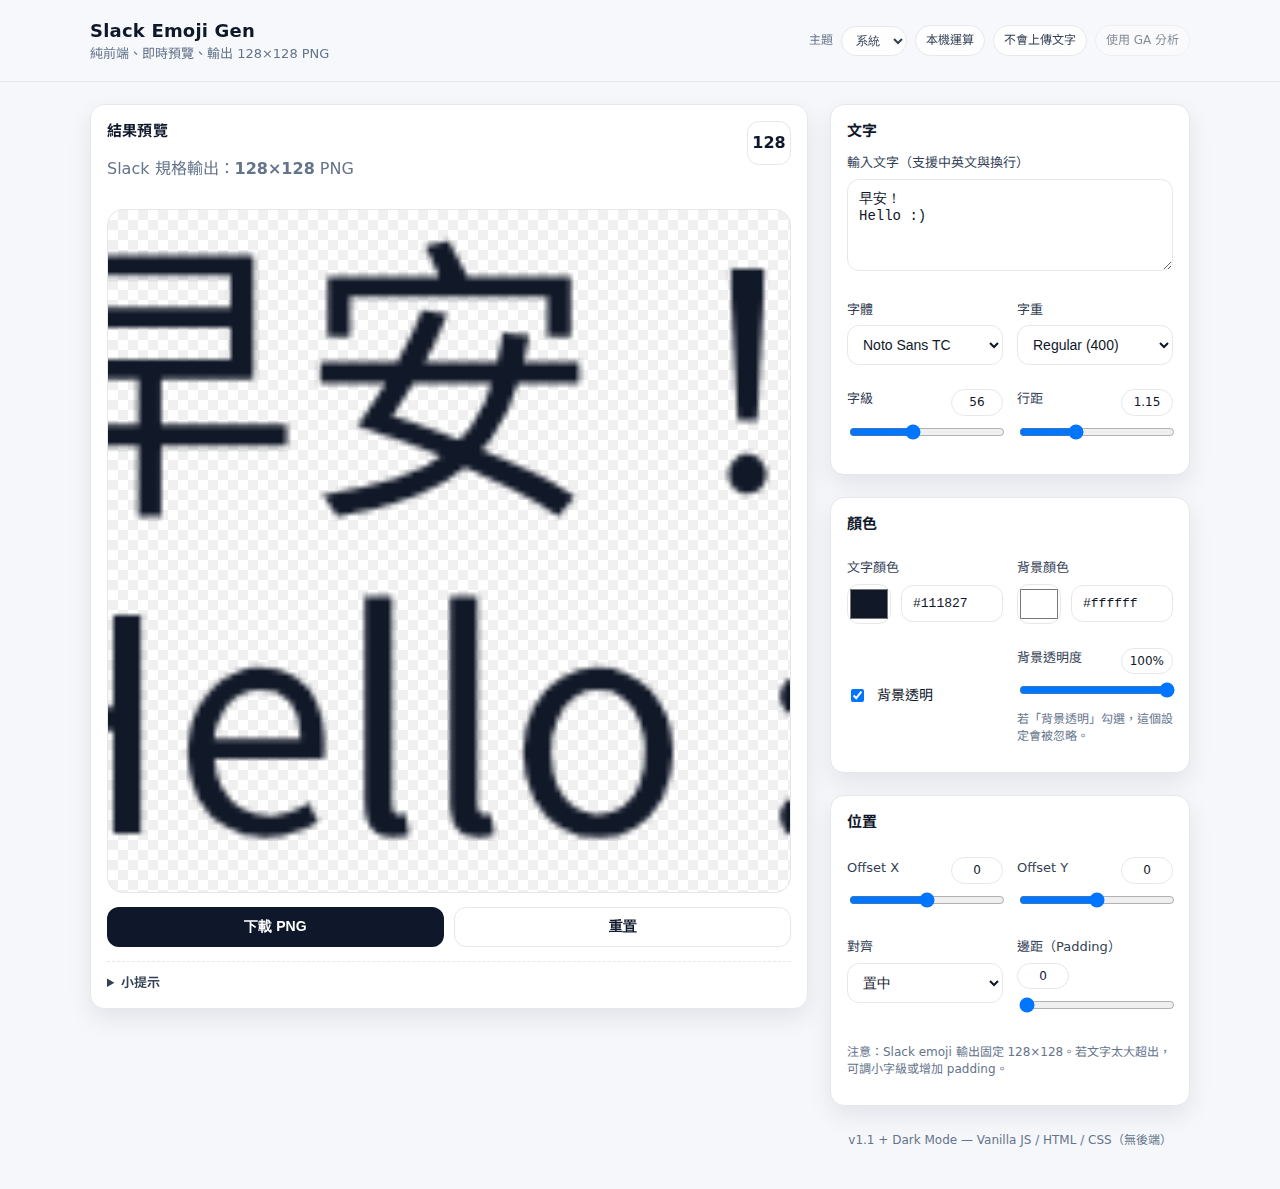
<file: chatgpt/index.html>
<!doctype html>
<html lang="zh-Hant">
<head>
  <meta charset="utf-8" />
  <meta name="viewport" content="width=device-width, initial-scale=1" />

  <!-- Google Analytics 4 -->
  <script async src="https://www.googletagmanager.com/gtag/js?id=G-C876YCX8BX"></script>
  <script>
    window.dataLayer = window.dataLayer || [];
    function gtag(){dataLayer.push(arguments);}
    gtag('js', new Date());
    gtag('config', 'G-C876YCX8BX');
  </script>

  <title>Slack Emoji Gen</title>

  <!-- Google Fonts -->
  <link rel="preconnect" href="https://fonts.googleapis.com">
  <link rel="preconnect" href="https://fonts.gstatic.com" crossorigin>
  <link href="https://fonts.googleapis.com/css2?family=Noto+Sans+TC:wght@400;700&family=ZCOOL+KuaiLe&family=Noto+Sans:wght@400;700&display=swap" rel="stylesheet">

  <link rel="stylesheet" href="./styles.css" />
</head>

<body>
  <header class="topbar">
    <div class="container">
      <div class="brand">
        <div class="brand__title">Slack Emoji Gen</div>
        <div class="brand__subtitle">純前端、即時預覽、輸出 128×128 PNG</div>
      </div>

      <div class="topbar__meta" aria-label="meta">
        <label class="themeCtrl" aria-label="theme">
          <span class="themeCtrl__label">主題</span>
          <select id="themeSelect" class="miniSelect">
            <option value="system" selected>系統</option>
            <option value="light">淺色</option>
            <option value="dark">深色</option>
          </select>
        </label>

        <span class="pill">本機運算</span>
        <span class="pill">不會上傳文字</span>
        <span class="pill" style="opacity: 0.6;">使用 GA 分析</span>
      </div>
    </div>
  </header>

  <main class="container main">
    <!-- Right column (sticky on desktop) -->
    <aside class="previewCol" aria-label="preview panel">
      <section class="card previewCard">
        <div class="previewHeader">
          <div>
            <h2 class="h2">結果預覽</h2>
            <p class="muted">Slack 規格輸出：<strong>128×128</strong> PNG</p>
          </div>
          <div class="specBadge" title="Slack emoji size">128</div>
        </div>

        <div class="previewWrapper" aria-label="emoji preview">
          <canvas id="previewCanvas" width="256" height="256"></canvas>
        </div>

        <div class="previewActions">
          <button id="downloadBtn" type="button" class="btn btnPrimary">下載 PNG</button>
          <button id="resetBtn" type="button" class="btn">重置</button>
        </div>

        <details class="tips">
          <summary>小提示</summary>
          <ul>
            <li>用 <kbd>Enter</kbd> 換行（多行文字）。</li>
            <li>預覽會放大顯示，但實際輸出固定為 128×128。</li>
            <li>若字體剛切換看起來不對，通常是字體載入中，會自動更新。</li>
          </ul>
        </details>
      </section>
    </aside>

    <!-- Left column (controls) -->
    <section class="controlsCol" aria-label="controls panel">
      <section class="card">
        <h2 class="h2">文字</h2>

        <label class="field">
          <span class="label">輸入文字（支援中英文與換行）</span>
          <textarea id="textInput" class="textarea" rows="4" placeholder="例如：\n早安！\nHello :)"></textarea>
        </label>

        <div class="grid2">
          <label class="field">
            <span class="label">字體</span>
            <select id="fontSelect" class="select">
              <option value="Noto Sans TC" selected>Noto Sans TC</option>
              <option value="ZCOOL KuaiLe">ZCOOL KuaiLe</option>
              <option value="Noto Sans">Noto Sans</option>
              <option value="system-ui">System UI</option>
            </select>
          </label>

          <label class="field">
            <span class="label">字重</span>
            <select id="weightSelect" class="select">
              <option value="400" selected>Regular (400)</option>
              <option value="700">Bold (700)</option>
            </select>
          </label>
        </div>

        <div class="grid2">
          <div class="field">
            <div class="labelRow">
              <span class="label">字級</span>
              <output id="sizeOut" class="valuePill">56</output>
            </div>
            <input id="sizeRange" class="range" type="range" min="8" max="128" step="1" value="56" />
          </div>

          <div class="field">
            <div class="labelRow">
              <span class="label">行距</span>
              <output id="lineOut" class="valuePill">1.15</output>
            </div>
            <input id="lineRange" class="range" type="range" min="0.8" max="1.8" step="0.01" value="1.15" />
          </div>
        </div>
      </section>

      <section class="card">
        <h2 class="h2">顏色</h2>

        <div class="grid2">
          <label class="field">
            <span class="label">文字顏色</span>
            <div class="colorRow">
              <input id="textColor" class="color" type="color" value="#111827" />
              <input id="textColorHex" class="textInputMono" type="text" value="#111827" inputmode="text" autocomplete="off" spellcheck="false" />
            </div>
          </label>

          <label class="field">
            <span class="label">背景顏色</span>
            <div class="colorRow">
              <input id="bgColor" class="color" type="color" value="#ffffff" />
              <input id="bgColorHex" class="textInputMono" type="text" value="#ffffff" inputmode="text" autocomplete="off" spellcheck="false" />
            </div>
          </label>
        </div>

        <div class="grid2">
          <label class="field switchRow">
            <input id="bgTransparent" type="checkbox" checked />
            <span>背景透明</span>
          </label>

          <div class="field">
            <div class="labelRow">
              <span class="label">背景透明度</span>
              <output id="bgAlphaOut" class="valuePill">100%</output>
            </div>
            <input id="bgAlphaRange" class="range" type="range" min="0" max="100" step="1" value="100" />
            <p class="help muted">若「背景透明」勾選，這個設定會被忽略。</p>
          </div>
        </div>
      </section>

      <section class="card">
        <h2 class="h2">位置</h2>

        <div class="grid2">
          <div class="field">
            <div class="labelRow">
              <span class="label">Offset X</span>
              <output id="offXOut" class="valuePill">0</output>
            </div>
            <input id="offXRange" class="range" type="range" min="-64" max="64" step="1" value="0" />
          </div>

          <div class="field">
            <div class="labelRow">
              <span class="label">Offset Y</span>
              <output id="offYOut" class="valuePill">0</output>
            </div>
            <input id="offYRange" class="range" type="range" min="-64" max="64" step="1" value="0" />
          </div>
        </div>

        <div class="grid2">
          <label class="field">
            <span class="label">對齊</span>
            <select id="alignSelect" class="select">
              <option value="center" selected>置中</option>
              <option value="left">靠左</option>
              <option value="right">靠右</option>
            </select>
          </label>

          <label class="field">
            <span class="label">邊距（Padding）</span>
            <div class="labelRow">
              <output id="padOut" class="valuePill">0</output>
            </div>
            <input id="padRange" class="range" type="range" min="0" max="24" step="1" value="0" />
          </label>
        </div>

        <p class="muted small">
          注意：Slack emoji 輸出固定 128×128。若文字太大超出，可調小字級或增加 padding。
        </p>
      </section>

      <footer class="footerNote muted small">
        v1.1 + Dark Mode — Vanilla JS / HTML / CSS（無後端）
      </footer>
    </section>
  </main>

  <script src="./app.js"></script>
</body>
</html>
</file>
<file: chatgpt/styles.css>
/* Slack Emoji Gen - v1.1 (+ Dark Mode)
   Layout: Two-column grid (left controls, right sticky preview)
   Responsive: stacks on mobile
*/

:root{
  /* Light theme (default) */
  color-scheme: light;

  --bg: #f6f7fb;
  --card: #ffffff;
  --text: #0f172a;
  --muted: #64748b;
  --border: #e5e7eb;
  --shadow: 0 10px 25px rgba(2, 6, 23, 0.08);

  --topbar-bg: rgba(246, 247, 251, 0.8);
  --pill-bg: rgba(255,255,255,0.75);
  --pill-text: #334155;

  --checker-a: rgba(0,0,0,0.06);
  --checker-b: transparent;

  --focus: rgba(59, 130, 246, 0.7);
  --focusRing: rgba(59, 130, 246, 0.15);

  --btnPrimaryBg: #0f172a;
  --btnPrimaryText: #ffffff;
  --btnBg: var(--card);
  --btnText: var(--text);

  --radius: 14px;
  --gap: 22px;
  --maxw: 1100px;
}

/* Explicit themes (user override) */
:root[data-theme="dark"]{
  color-scheme: dark;

  --bg: #0b1220;
  --card: #0f172a;
  --text: #e2e8f0;
  --muted: #94a3b8;
  --border: #1f2937;
  --shadow: 0 12px 30px rgba(0, 0, 0, 0.35);

  --topbar-bg: rgba(11, 18, 32, 0.78);
  --pill-bg: rgba(15, 23, 42, 0.72);
  --pill-text: #cbd5e1;

  --checker-a: rgba(255,255,255,0.06);
  --checker-b: transparent;

  --focus: rgba(96, 165, 250, 0.8);
  --focusRing: rgba(96, 165, 250, 0.18);

  --btnPrimaryBg: #e2e8f0;
  --btnPrimaryText: #0b1220;
  --btnBg: var(--card);
  --btnText: var(--text);
}

:root[data-theme="light"]{
  color-scheme: light;
  /* Keep light vars; this block exists mainly to override system dark mode */
}

/* System preference (only when no explicit data-theme is set) */
@media (prefers-color-scheme: dark){
  :root:not([data-theme]){
    color-scheme: dark;

    --bg: #0b1220;
    --card: #0f172a;
    --text: #e2e8f0;
    --muted: #94a3b8;
    --border: #1f2937;
    --shadow: 0 12px 30px rgba(0, 0, 0, 0.35);

    --topbar-bg: rgba(11, 18, 32, 0.78);
    --pill-bg: rgba(15, 23, 42, 0.72);
    --pill-text: #cbd5e1;

    --checker-a: rgba(255,255,255,0.06);
    --checker-b: transparent;

    --focus: rgba(96, 165, 250, 0.8);
    --focusRing: rgba(96, 165, 250, 0.18);

    --btnPrimaryBg: #e2e8f0;
    --btnPrimaryText: #0b1220;
    --btnBg: var(--card);
    --btnText: var(--text);
  }
}

*{ box-sizing: border-box; }
html, body{ height: 100%; }

body{
  margin: 0;
  background: var(--bg);
  color: var(--text);
  font-family: system-ui, -apple-system, Segoe UI, Roboto, Helvetica, Arial, "Noto Sans TC", "Noto Sans", sans-serif;
  line-height: 1.4;
}

.container{
  width: min(var(--maxw), calc(100% - 40px));
  margin: 0 auto;
}

.topbar{
  position: sticky;
  top: 0;
  z-index: 50;
  background: var(--topbar-bg);
  backdrop-filter: blur(10px);
  border-bottom: 1px solid var(--border);
}

.topbar .container{
  display: flex;
  align-items: center;
  justify-content: space-between;
  padding: 18px 0;
  gap: 16px;
}

.brand__title{
  font-size: 18px;
  font-weight: 750;
  letter-spacing: 0.2px;
}
.brand__subtitle{
  font-size: 13px;
  color: var(--muted);
  margin-top: 2px;
}

.topbar__meta{
  display: flex;
  align-items: center;
  gap: 8px;
  flex-wrap: wrap;
}

.pill{
  font-size: 12px;
  color: var(--pill-text);
  border: 1px solid var(--border);
  background: var(--pill-bg);
  padding: 6px 10px;
  border-radius: 999px;
}

.themeCtrl{
  display: flex;
  align-items: center;
  gap: 8px;
  padding: 4px 0;
}

.themeCtrl__label{
  font-size: 12px;
  color: var(--muted);
}

.miniSelect{
  padding: 6px 10px;
  border-radius: 999px;
  border: 1px solid var(--border);
  background: var(--pill-bg);
  color: var(--pill-text);
  font-size: 12px;
  outline: none;
}
.miniSelect:focus{
  border-color: var(--focus);
  box-shadow: 0 0 0 4px var(--focusRing);
}

.main{
  display: grid;
  grid-template-columns: minmax(0, 1fr) 360px;
  gap: var(--gap);
  padding: 22px 0 40px;
  align-items: start;
}

/* Preview column is sticky on desktop */
.previewCol{
  position: sticky;
  top: 20px;
  align-self: start;
}

.controlsCol{
  display: flex;
  flex-direction: column;
  gap: var(--gap);
}

.card{
  background: var(--card);
  border: 1px solid var(--border);
  border-radius: var(--radius);
  padding: 16px;
  box-shadow: var(--shadow);
}

.h2{
  margin: 0 0 12px;
  font-size: 15px;
  letter-spacing: 0.2px;
}

.muted{ color: var(--muted); }
.small{ font-size: 12px; }

.field{ display: block; margin: 12px 0; }
.label{
  display: block;
  font-size: 13px;
  color: var(--pill-text);
  margin-bottom: 6px;
}
.help{
  margin: 6px 0 0;
  font-size: 12px;
}

.textarea{
  width: 100%;
  resize: vertical;
  padding: 10px 11px;
  border-radius: 12px;
  border: 1px solid var(--border);
  outline: none;
  font-size: 14px;
  background: var(--card);
  color: var(--text);
  min-height: 92px;
}
.textarea:focus, .select:focus, .textInputMono:focus{
  border-color: var(--focus);
  box-shadow: 0 0 0 4px var(--focusRing);
}

.select{
  width: 100%;
  padding: 10px 11px;
  border-radius: 12px;
  border: 1px solid var(--border);
  background: var(--card);
  color: var(--text);
  font-size: 14px;
  outline: none;
}

.grid2{
  display: grid;
  grid-template-columns: 1fr 1fr;
  gap: 14px;
}

@media (max-width: 920px){
  .main{ grid-template-columns: 1fr; }
  .previewCol{
    position: static;
    top: auto;
    order: -1; /* preview on top for mobile */
  }
}

.labelRow{
  display: flex;
  align-items: center;
  justify-content: space-between;
  gap: 10px;
  margin-bottom: 6px;
}

.valuePill{
  font-size: 12px;
  color: var(--text);
  background: var(--pill-bg);
  border: 1px solid var(--border);
  padding: 4px 8px;
  border-radius: 999px;
  min-width: 52px;
  text-align: center;
}

.range{
  width: 100%;
}

.colorRow{
  display: grid;
  grid-template-columns: 44px 1fr;
  gap: 10px;
  align-items: center;
}

.color{
  width: 44px;
  height: 40px;
  padding: 0;
  border: 1px solid var(--border);
  border-radius: 12px;
  background: transparent;
}

.textInputMono{
  width: 100%;
  padding: 10px 11px;
  border-radius: 12px;
  border: 1px solid var(--border);
  outline: none;
  font-size: 13px;
  color: var(--text);
  background: var(--card);
  font-family: ui-monospace, SFMono-Regular, Menlo, Monaco, Consolas, "Liberation Mono", "Courier New", monospace;
}

.switchRow{
  display: flex;
  align-items: center;
  gap: 10px;
  padding: 8px 0;
  font-size: 14px;
}

.previewCard .previewHeader{
  display: flex;
  align-items: flex-start;
  justify-content: space-between;
  gap: 12px;
  margin-bottom: 12px;
}

.specBadge{
  width: 44px;
  height: 44px;
  border-radius: 12px;
  border: 1px solid var(--border);
  display: grid;
  place-items: center;
  font-weight: 800;
  color: var(--text);
  background: var(--pill-bg);
}

.previewWrapper{
  width: 100%;
  aspect-ratio: 1 / 1;
  border-radius: 16px;
  border: 1px solid var(--border);
  overflow: hidden;
  display: grid;
  place-items: center;
  background:
    linear-gradient(45deg, var(--checker-a) 25%, var(--checker-b) 25%, var(--checker-b) 75%, var(--checker-a) 75%, var(--checker-a)),
    linear-gradient(45deg, var(--checker-a) 25%, var(--checker-b) 25%, var(--checker-b) 75%, var(--checker-a) 75%, var(--checker-a));
  background-position: 0 0, 10px 10px;
  background-size: 20px 20px;
}

#previewCanvas{
  width: 100%;
  height: 100%;
  display: block;
}

.previewActions{
  display: flex;
  gap: 10px;
  margin-top: 14px;
}

.btn{
  appearance: none;
  border: 1px solid var(--border);
  background: var(--btnBg);
  color: var(--btnText);
  padding: 10px 12px;
  border-radius: 12px;
  cursor: pointer;
  font-size: 14px;
  font-weight: 650;
  width: 100%;
}
.btn:hover{ filter: brightness(0.98); }
.btn:active{ transform: translateY(1px); }

.btnPrimary{
  background: var(--btnPrimaryBg);
  color: var(--btnPrimaryText);
  border-color: rgba(15, 23, 42, 0.25);
}

.tips{
  margin-top: 14px;
  border-top: 1px dashed var(--border);
  padding-top: 12px;
  color: var(--muted);
  font-size: 13px;
}
.tips summary{
  cursor: pointer;
  font-weight: 650;
  color: var(--pill-text);
}
.tips ul{
  margin: 10px 0 0 18px;
  padding: 0;
}
kbd{
  border: 1px solid var(--border);
  background: var(--pill-bg);
  border-bottom-width: 2px;
  padding: 2px 6px;
  border-radius: 7px;
  font-family: ui-monospace, SFMono-Regular, Menlo, Monaco, Consolas, "Liberation Mono", "Courier New", monospace;
  font-size: 12px;
  color: var(--text);
}

.footerNote{
  text-align: center;
  margin-top: 4px;
}
</file>
